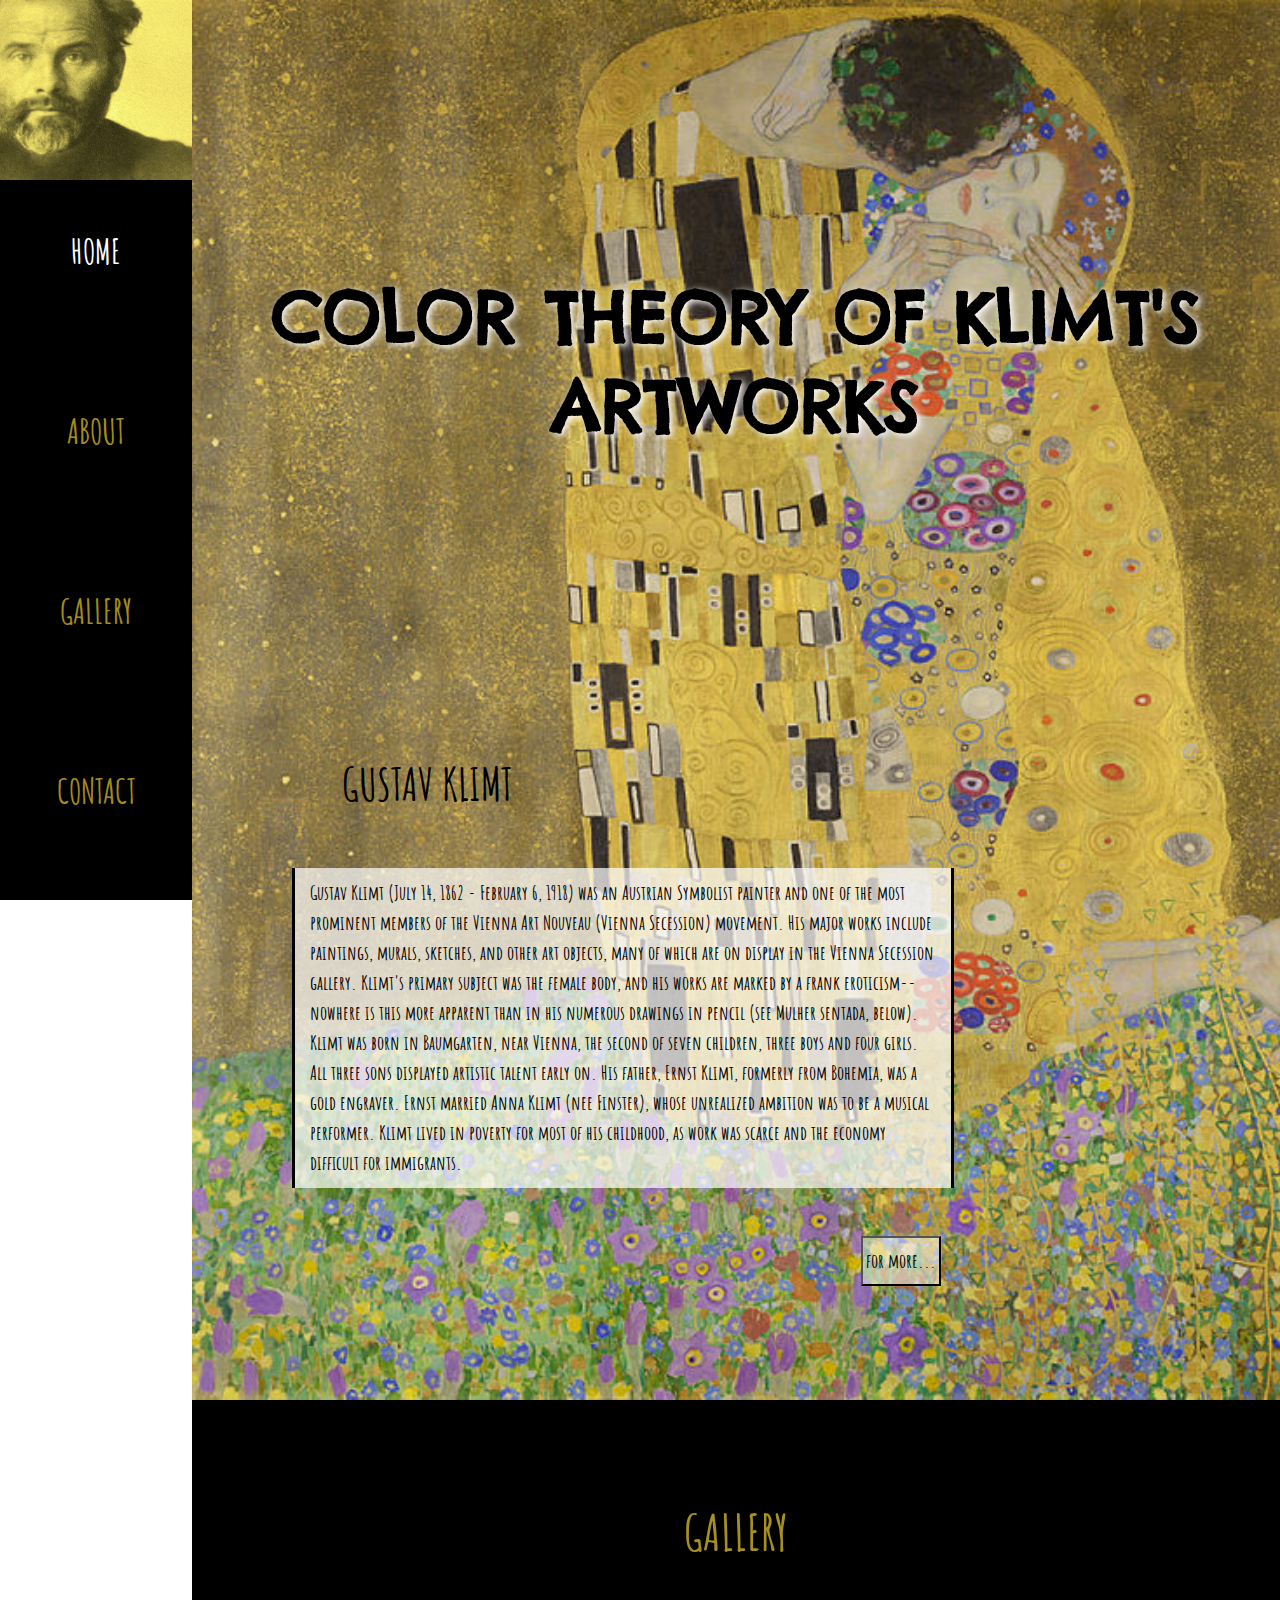
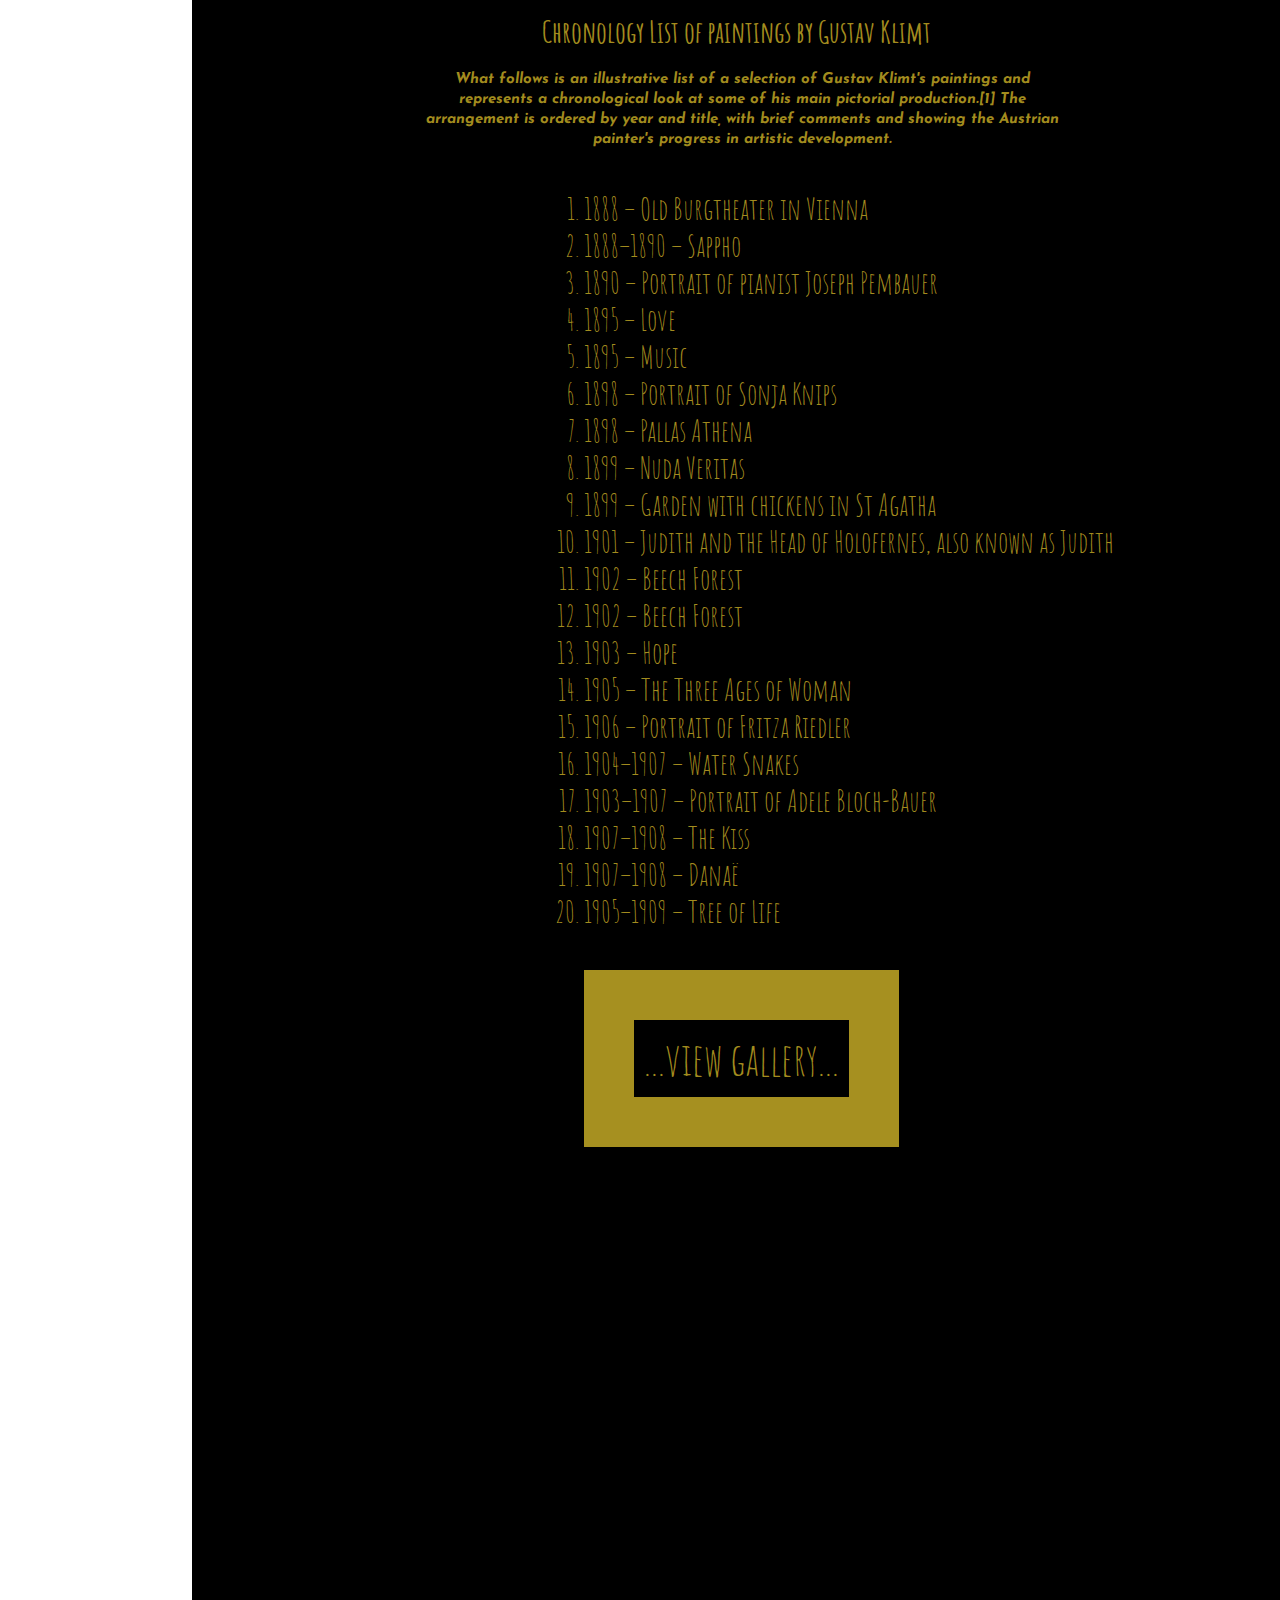
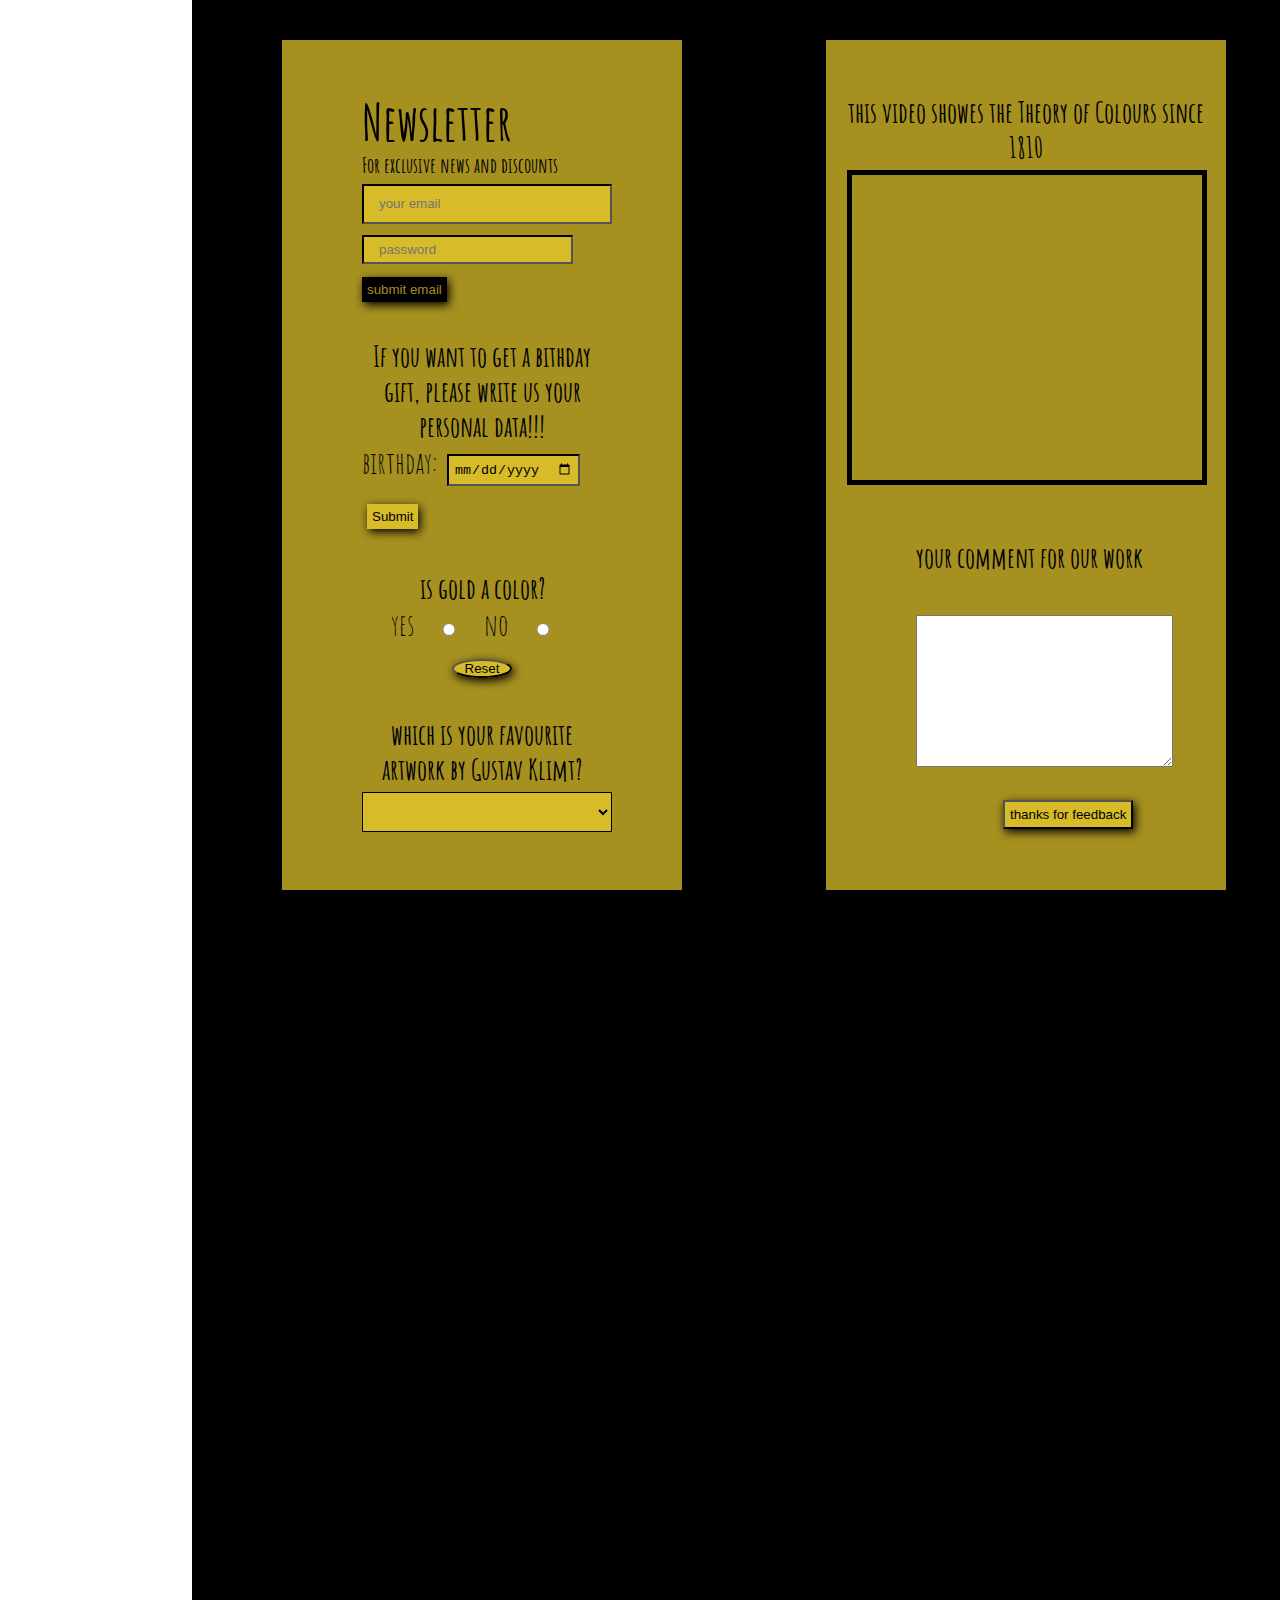
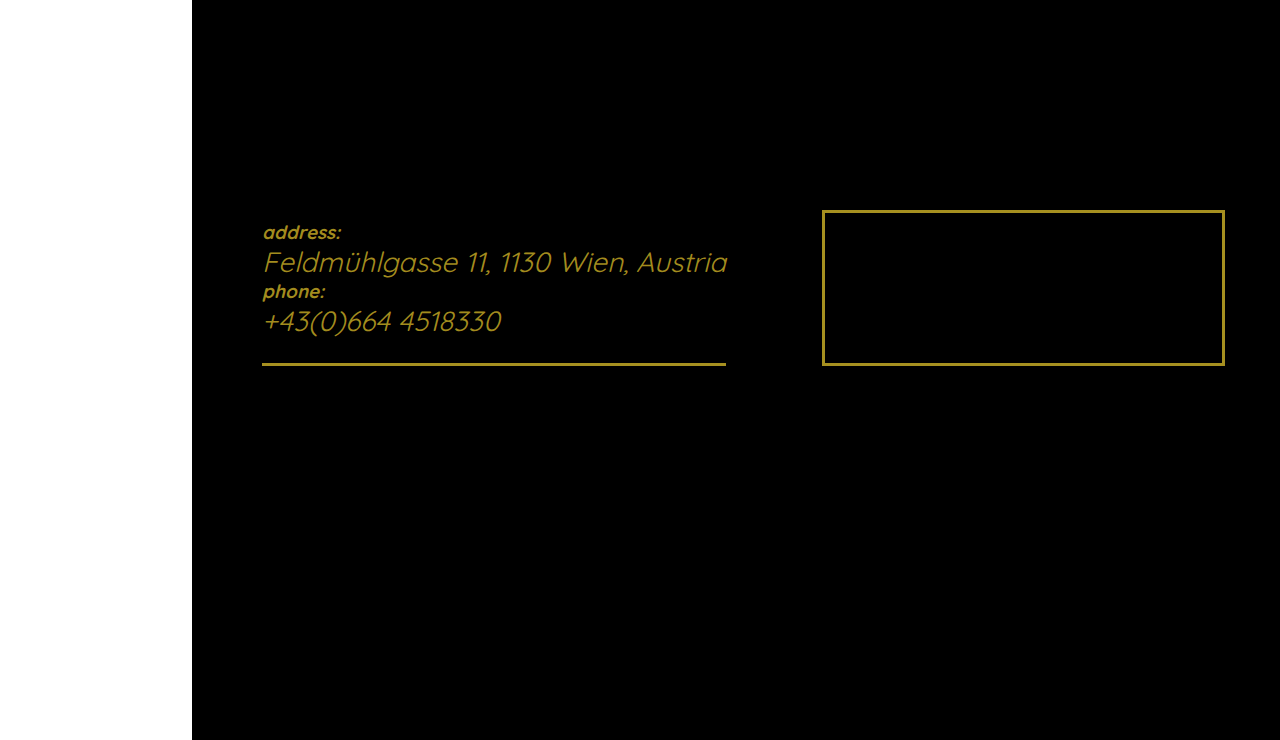
<file: web/index.html>
<!DOCTYPE html>
<html>
	<head>
		<title>web</title>
		<!-- meta information  -->
		<meta name="viweport" content="width=device-width, initial-scale=1.0">

		<link href="https://fonts.googleapis.com/css?family=Amatic+SC|Chelsea+Market|Josefin+Sans|Julius+Sans+One|Quicksand:300" rel="stylesheet">

		<!-- style.css -->
		<link rel="stylesheet" type="text/css" href="css/style.css">
	</head>
		<body>
			<div class="main-container">

				<nav class="left">

					<div class="left-1">
						<a href="#biografy"><img src="img/portret.jpg" class="img-portret" ></a>
					</div>
					<div class="left-2">
						<h1><a href="#top" class="home">HOME</a></h1>
						<!-- <hr style="width:200px" class="w3-opacity"> -->

					</div>
					<div class="left-3">
						<h1><a href="about.html" target="_blank" class="about-link">ABOUT</a>
						</h1>
					</div>
					<div class="left-4">
						<h1><a href="#gallery"> GALLERY </a></h1>
					</div>
					<div class="left-5">
						<h1><a href="#contact"> CONTACT</a></h1>
					</div>

				</nav>
				<!-- end of LEFT -->


				<!-- section -->
				<section class="right">
					

					<!--HOME  -->
					<article class="home-article">

						<!-- biografy -->
						<h1 class="title" id="top">COLOR THEORY OF KLIMT'S ARTWORKS</h1>
				

						<!-- biogfrafi -->
						<div class="biografy">
						<h2 id="biografy">GUSTAV KLIMT</h2>
						
						<p><b>Gustav Klimt (July 14, 1862 - February 6, 1918) was an Austrian Symbolist painter and one of the most prominent members of the Vienna Art Nouveau (Vienna Secession) movement. His major works include paintings, murals, sketches, and other art objects, many of which are on display in the Vienna Secession gallery. Klimt's primary subject was the female body, and his works are marked by a frank eroticism--nowhere is this more apparent than in his numerous drawings in pencil (see Mulher sentada, below).

						Klimt was born in Baumgarten, near Vienna, the second of seven children, three boys and four girls. All three sons displayed artistic talent early on. His father, Ernst Klimt, formerly from Bohemia, was a gold engraver. Ernst married Anna Klimt (nee Finster), whose unrealized ambition was to be a musical performer. Klimt lived in poverty for most of his childhood, as work was scarce and the economy difficult for immigrants.

						</b></p>
						<br/>
						<br/>
						<button><a href="https://www.klimtgallery.org/" target="_blank"><b>for more...</b></a></button>
						</div>
						<!-- end of div class BIOGRAFY -->

						
					</article>
					<!-- end of home-article -->


					<!-- --------GALLERY---- ------->
					<article class="gallery-article" id="gallery">

						<h1 class="gallery-h1">GALLERY</h1>
						<h5 class="gallery-h5"> Chronology List of paintings by Gustav Klimt </h5>
						<br/>
						<h4 class="gallery-h4"><i>What follows is an illustrative list of a selection of Gustav Klimt's paintings and represents a chronological look at some of his main pictorial production.[1] The arrangement is ordered by year and title, with brief comments and showing the Austrian painter's progress in artistic development.</i></h4>
						<br/>
						<br/>

						<div class="list-flex">
					
							<ol class="list-left">
								<li>1888 – Old Burgtheater in Vienna</li>
								<li>1888–1890 – Sappho</li>
								<li>1890 – Portrait of pianist Joseph Pembauer</li>
								<li>1895 – Love</li>
								<li>1895 – Music </li>
								<li>1898 – Portrait of Sonja Knips</li>
								<li>1898 – Pallas Athena</li>
								<li>1899 – Nuda Veritas</li>
								<li>1899 – Garden with chickens in St Agatha</li>
								<li>1901 – Judith and the Head of Holofernes, also known as Judith</li> 

								<li>1902 – Beech Forest</li>
								<li>1902 – Beech Forest</li>
								<li>1903 – Hope </li>
								<li>1905 – The Three Ages of Woman</li>
								<li>1906 – Portrait of Fritza Riedler</li>
								<li>1904–1907 – Water Snakes</li>
								<li>1903–1907 – Portrait of Adele Bloch-Bauer</li>
								<li>1907–1908 – The Kiss</li>
								<li>1907–1908 – Danaë</li>
								<li>1905–1909 – Tree of Life</li>
									
								
							</ol>
							<!-- end of order list -->
							<br/>
							<br/>
							<p class="view"><a href="https://en.wikipedia.org/wiki/List_of_paintings_by_Gustav_Klimt" target="_blank"  >...view gallery...</a></p>
						</div>
						<!-- ---END OF LIST FLEX ----->
						
					</article>
					<!-- END OF GALLERY ARTICLE -->



					<!-- ------------CONTACT------------ -->
					<article id="contact">
						<div class="contact-float" ">

							<!-- ------forma---- -->
							<div class="float-left">
								<div class="background">

									<div class="form-square">

										<h4>Newsletter</h4>
										<h6>For exclusive news and discounts</h6>
										
										<!-- EMAIL FORMA -->
										<form class="form-email">

											<input type="email" name="email" placeholder="your email" class="placeholder">
											<br/>
											<input type="password" name="pass" class="form-pass" placeholder="password">
											<br/>
											<input type="submit" name="submit" value="submit email" width="100px" class="form-submit">
											<br/>

										</form>
										<br/>


										<!-------FORMA BIRTHDAY---->
										<form class="form-birthday">

											<h6>If you want to get a  bithday gift, please write us your personal data!!! </h6>
									

											<label>birthday:</label>

											<input type="date" name="birthday" style="color: black" >

											<input type="submit" name="submit" class="form-submit">

											<br/>
											<br/>
										</form>

										<!-- FORM RADIO BUTTON -->
										<form class="form-radio">
											<h6>is gold a color?</h6>
											<label>yes</label>
											<input type="radio" name="gold" value="yes">
											<label>no</label>
											<input type="radio" name="gold" value="no">
											<input type="reset" name="" class="reset">	
											

										</form>
										<br/>
										<!-- -----FORM SELECT -->
										<form class="form-select">
										
											<h6 >which is your favourite artwork by Gustav Klimt?</h6>
										

											<select>
												<option></option>
												<option value="The Kiss" disabled="">The Kiss</option>
												<option value="Tree of Life"> Tree of Life</option>
												<option value="Beech Forest">Beech Forest</option>
												<option value="Portrait of Fritza Riedler">Portrait of Fritza Riedler</option>
												<option value="Garden with chickens in St Agatha">Garden with chickens in St Agatha</option>
											</select>

										</form>

									</div>
									<!-- end od FORM-SQUARE -->

								</div>
								<!-- end of background -->
								
							</div>
							<!-- END OF FORM -->


							<!-- ----FLOAT RIGHT -->
							<div class="float-right">

								<div class="background">

									<div class="youtube">
									
									<h6 class="right-text">this video showes the  Theory of Colours since 1810 </h6>

									<iframe width="360" height="315" src="https://www.youtube.com/embed/lznDl1wFIX8" frameborder="0" allow="accelerometer; autoplay; encrypted-media; gyroscope; picture-in-picture" allowfullscreen>
											
									</iframe>

										<form>
											<h6 class="comment">your comment for our work</h6>
											
											<textarea name="mesage" rows="10" cols="30"></textarea>

											<input type="submit" name="feedback" value="thanks for feedback" class="feedback">
										</form>			


									</div>
									<!-- END OF YOUTUBE -->
								</div>
								<!-- end of background -->
							</div>
							<!---- END OF FLOAT RIGHT ------>


							<div class="float-footer">
								
								<address class="address">
								 <h6>address:</h6>
								Feldmühlgasse 11, 1130 Wien, Austria
								<h6>phone: </h6>
								 +43(0)664 4518330
						
								</address>

								<iframe src="https://www.google.com/maps/embed?pb=!1m18!1m12!1m3!1d2659.937486153167!2d16.280875315175425!3d48.188555955588704!2m3!1f0!2f0!3f0!3m2!1i1024!2i768!4f13.1!3m3!1m2!1s0x476da7ec8e5216d5%3A0x8648955501a1a4fb!2sKlimt+Villa+I+Gustav+Klimt+Atelier!5e0!3m2!1sen!2sat!4v1547060524152" frameborder="5" style="border:3" allowfullscreen class="maps"></iframe>


								
							</div>
						</div>
					</article>
					








				</section>
				 <!-- end of right section -->

			</div>  
			<!-- END OF MAIN CONTAINER -->



		</body>
</html>
</file>
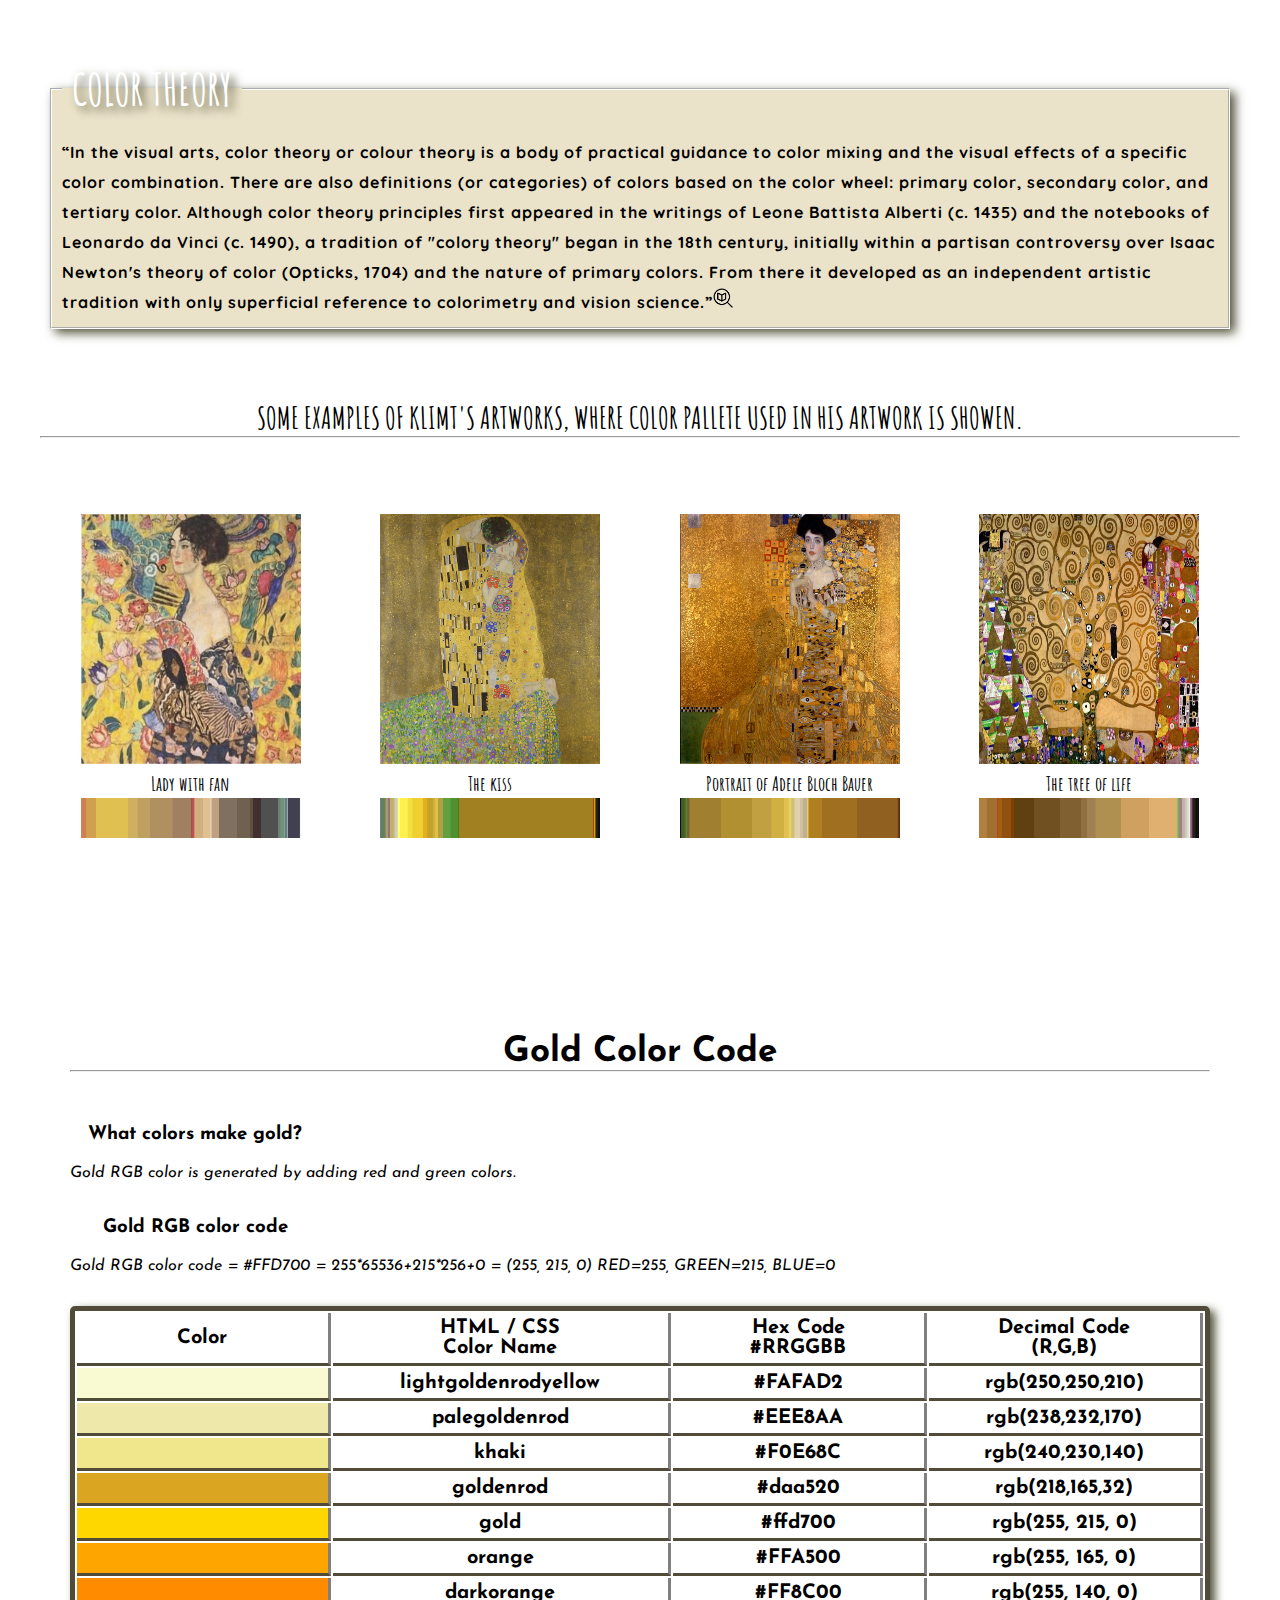
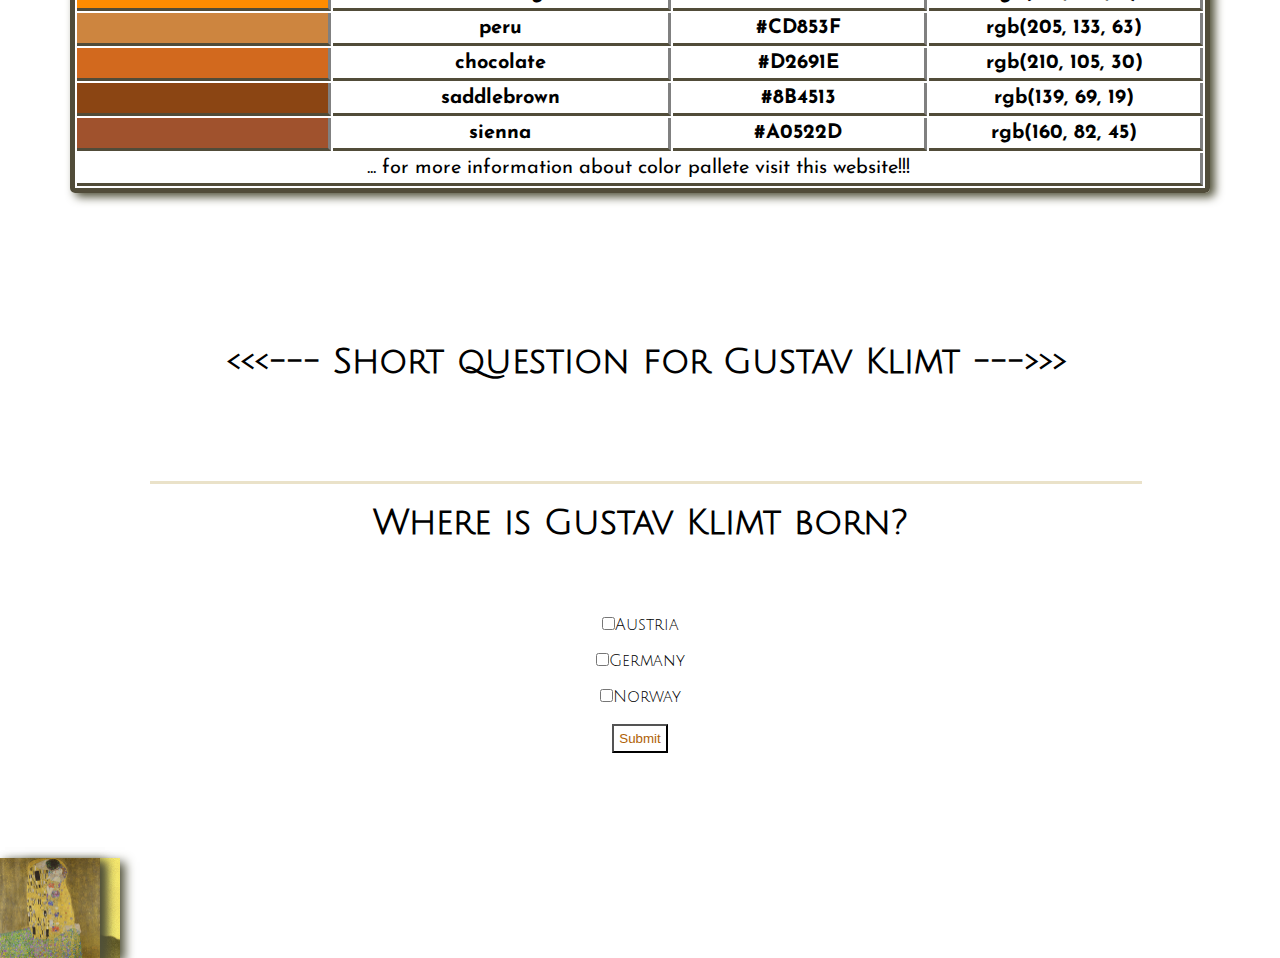
<file: web/about.html>
<!DOCTYPE html>
<html>
	<head>
		<title>about</title>

		<link href="https://fonts.googleapis.com/css?family=Amatic+SC|Chelsea+Market|Josefin+Sans|Julius+Sans+One|Quicksand:300" rel="stylesheet">

		<!-- style.css -->
		<link rel="stylesheet" type="text/css" href="css/style.css">
	</head>



	<body>
		<div class="main-about">

		<!-- ----HEADER---- -->
		<header>

			<div class="header">

				<fieldset>
					<legend style="color:white">COLOR THEORY</legend>

					<strong><p><q>In the visual arts, color theory or colour theory is a body of practical guidance to color mixing and the visual effects of a specific color combination. There are also definitions (or categories) of colors based on the color wheel: primary color, secondary color, and tertiary color. Although color theory principles first appeared in the writings of Leone Battista Alberti (c. 1435) and the notebooks of Leonardo da Vinci (c. 1490), a tradition of "colory theory" began in the 18th century, initially within a partisan controversy over Isaac Newton's theory of color (Opticks, 1704) and the nature of primary colors. From there it developed as an independent artistic tradition with only superficial reference to colorimetry and vision science.</q><a href="https://en.wikipedia.org/wiki/Color_theory" target="_blank"><img src="img/reference.png" width="20px" height="20px"></a></p></strong>
					


				</fieldset>
			</div>
			<!-- end of header -->
		</header>



		<!-- strat of article -->
		<article>

			<!-- div whit tables -->
			<div id="tables">


				<caption><b>SOME EXAMPLES OF KLIMT'S ARTWORKS, WHERE COLOR PALLETE USED IN HIS ARTWORK IS SHOWEN.</b></caption>
				<br/>

				<hr style="width: 100%"/>
				<br/>
				<br/>

				<table>
					
					<tr>
						<td><img src="img/Lady-With-Fan.jpg" width="220px" height="250px"></td>
						<td><img src="img/the-kiss.jpg" width="220px" height="250px"></td>
						<td><img src="img/woman-gold.jpg" width="220px" height="250px"></td>
						<td><img src="img/The-Tree-Of-Life.jpg"width="220px" height="250px"></td>
					</tr>
					<tr>
						<td>Lady with fan</td>
						<td>The kiss</td>
						<td>Portrait of Adele Bloch Bauer</td>
						<td>The tree of life</td>
					</tr>
					<tr>
						<td><img src="img/color-lady-with-fan.png"  width="220px" height="40px"></td>
						<td><img src="img/color-the-kiss.png"width="220px" height="40px"></td>
						<td><img src="img/color-portret-woman.png" width="220px" height="40px"></td>
						<td><img src="img/color-the-tree-of-life.png" width="220px" height="40px"></td>
					</tr>

				</table>
				
			</div>
			<!-- end of tables -->
		</article>
		<!-- edn of firs section of article -->


		<!-- ----------------SECOND ARTICLE ----------------->
		<article>
			<div id="tables-2">
				<h1>Gold Color Code</h1>
				<hr style="width: 100%; color: black" />
				<br/>

				<br/>
				<br/>

				<h3>What colors make gold?</h3>
				<br/>
				<p><i>Gold  RGB color is generated by adding red and green colors.</i></p>
				<br/>
				<br/>
				<h3>Gold RGB color code</h3>
				<br/>
				<p><i>Gold RGB color code = #FFD700 = 255*65536+215*256+0 = (255, 215, 0)

					RED=255, GREEN=215, BLUE=0</i></p>
				<br/>	
				<br/>

				<!-- tabela  -->
				<table class="border">
					<tr bgcolor="white">
						<td>Color</td>
						<td>HTML / CSS <br/>Color Name</td>
						<td>Hex Code<br/>#RRGGBB</td>
						<td>Decimal Code<br/>(R,G,B)</td>
					</tr>
					<tr>
						<td class="eden"></td>
						<td>lightgoldenrodyellow</td>
						<td>#FAFAD2</td>
						<td>rgb(250,250,210)</td>
					</tr>
					<tr>
						<td class="dva"></td>
						<td>palegoldenrod</td>
						<td>#EEE8AA</td>
						<td>rgb(238,232,170)</td>
					</tr>
					<tr>
						<td class="tri"></td>
						<td>khaki</td>
						<td>#F0E68C</td>
						<td>rgb(240,230,140)</td>
					</tr>
					<tr>
						<td class="cetiri"></td>
						<td>goldenrod</td>
						<td>#daa520</td>
						<td>rgb(218,165,32)</td>
					</tr>
					<tr>
						
						<td class="pet"></td>
						<td>gold</td>
						<td>#ffd700</td>
						<td>rgb(255, 215, 0)</td>
					</tr>
					<tr>
						<td class="shest"></td>
						<td>orange</td>
						<td>#FFA500</td>
						<td>rgb(255, 165, 0)</td>
					</tr>
					<tr>
						<td class="sedum"></td>
						<td>darkorange</td>
						<td>#FF8C00</td>
						<td>rgb(255, 140, 0)</td>
					</tr>
					<tr>
						<td class="osum"></td>
						<td>peru</td>
						<td>#CD853F</td>
						<td>rgb(205, 133, 63)</td>
					</tr>
					<tr>
						<td class="devet"></td>
						<td>chocolate</td>
						<td>#D2691E</td>
						<td>rgb(210, 105, 30)</td>
					</tr>
					<tr>
						<td class="deset"></td>
						<td>saddlebrown</td>
						<td>#8B4513</td>
						<td>rgb(139, 69, 19)</td>
					</tr>
					<tr>
						<td class="edinaeset"></td>
						<td>sienna</td>
						<td>#A0522D</td>
						<td>rgb(160, 82, 45)</td>	
					
					</tr>
					<tr>
			
						<td colspan="4"><a href=" https://www.rapidtables.com/web/color/Gold_Color.html#code" target="-_blank" class="link">... for more information about color pallete visit this website!!!</td>
					</tr>

					
				</table>
				<!-- end of tabels -->

							
			</div>
			<!-- END OF TABLES-2 -->
			

		</article>
		<!-- edn of second article -->





		<!-- ARTICLE 3 -->
		<article>

			<form class="forma" action="img/austria.jpg" target="_blank">
				<h5><<<--- Short question for Gustav Klimt --->>></h5>		

				<h3>Where is Gustav Klimt born?</h3>
				<br/>
				<br/>	
				<br/>

				<input type="checkbox" name="contry" value="Austrija" >Austria
				<br/>
				<br/>
				<input type="checkbox" name="contry" value="Germany">Germany
				<br/>
				<br/>
				<input type="checkbox" name="contry" value="Norway">Norway
				<br/>
				<br/>
				<input type="submit" name="contry" width="200px" class="input-submit">


			</form>
		</article>
		<!-- END OF ARTICLE 3 -->



		<footer>
			<br/>
			<br/>
			<br/>
			<br/>
			<form class="footer">
				<img src="img/portret.jpg" class="img-footer" width="100" height="100" >
				<img src="img/Lady-With-Fan.jpg"class="img-lady" width="100" height="100"  >
				<img src="img/the-kiss.jpg" class="kiss" width="100" height="100">
				
			</form>

		</footer>

		</div>
		<!-- END OF FLEXBOX -->

	</body>
</html>
</file>
<file: web/css/style.css>
*{
	padding: 0;
	margin: 0;
	box-sizing: border-box;
}


/*font to css*/
/*font-family: 'Amatic SC', cursive;
font-family: 'Julius Sans One', sans-serif;
font-family: 'Chelsea Market', cursive;
font-family: 'Josefin Sans', sans-serif;
font-family: 'Quicksand', sans-serif;*/
body{
	font-family: 'Amatic SC', cursive;
}

.main-container{
	width: 100%;
	margin: 0 auto;
	height: 1800px;
	position: absolute;

}


.left{
	width: 15%;
	/*height: 660px;*/
	height: 100%;
	background-color: black;
	position: fixed;

}
.right{
	width: 85%;
	height: 100%;
	background-color: black;
	/*position: absolute;*/
	position: relative;
	/*left: 15%;*/
	top: 0px;
	margin-left: 15%;
}

/*--------------navigation bar---------------*/

.img-portret{
	width: 100%;
	height: 100%;

}
.home{
	color: white;
}
.home:hover{
	text-decoration: underline;
	color: white;
}
h1{
				
	font-size: 35px;
	color: rgba(237, 205, 45, 0.7);
	text-align: center;
	padding-top: 25%;
}

.left-1{
	height:20%;

}
.left-2{
				
	height:20%;
}
.left-3{	
	height:20%;
}
.left-4{
	
	height:20%;
}
.left-5{
				
	height:20%;
}
	/*----------------about------------*/
a{
	color: rgba(237, 205, 45, 0.7);
	/*color: black;*/
	text-decoration: none;
}
 a:hover{
 	color: white;
	text-decoration: underline;
}


/*--------------------HOME--------------------*/
.home-article{

	height: 1400px; 
	background-image: url(../img/the-kiss.jpg );
	background-color: black;
	background-repeat: no-repeat;
	background-size: cover;
	
}
.home-article > h1{
	padding-bottom: 250px;
	color: black;
	text-shadow: 3px 2px 7px white;


}
.title{
	font-size: 70px;
	font-family: 'Chelsea Market', cursive;
}
h2{
	font-size: 45px;
	font-weight: bold;
	padding: 50px;
}

.biografy{
	width: 70%;
	line-height: 1.5;
	padding-left: 100px;


}
.biografy > p{

	font-size: 20px;
	background-color: rgba(255, 255, 255, 0.7);
	border: 3px black solid;
	border-top: none;
	border-bottom: none;
	padding: 10px 15px;
}
button{
	
	width: 80px;
	height: 50px;
	border-color: black;
	background-color: rgba(255, 255, 255, 0.5);
	position: relative;
	left: 86%;

}
button > a{
	color: black;
	font-family: 'Amatic SC', cursive;
	font-size: 20px;

}



/*-----------------------ABOUT---------------------*/
body{
		
		background-color: white;		
		height: 1600px;
		width: 100%;

}

.main-about{
	margin: 20px;
	display: flex;
	flex-direction: column;

}


/*--header---*/
.header{
	padding: 30px;

	width: 100%;

}
legend {
	padding: 10px;
	font-size: 45px;
	text-shadow: 5px 4px 10px #515139;
	font-weight: bold;

}
q{

	letter-spacing: 1px;
	line-height: 30px;
	font-family: 'Quicksand', sans-serif;


}

fieldset{
	padding: 10px;
	border-color: white;
	background-color: rgb(234, 226, 201);
	box-shadow: 5px 4px 10px #515139;
}

/*---- FIRST article----*/


#tables{
	padding: 20px;
	margin: 20px auto;
	color: black;
	border-color: white;
	text-align: center;
	font-size: 30px;
}

table, tr, td{
	width: 100%;
	font-size: 20px;
	align-items: center;

}
tr, td{
	width: 160px;
	align-items: center;
	/*background-color: #515139;*/
	font-weight: bold;


}

.border .link{
	color: black;
	font-weight: normal;
	
}
/*------SECOND article*/

#tables-2{
	font-family: 'Josefin Sans', sans-serif;
	padding: 50px;
	
}
#tables-2 h1{
	padding-top: 100px;	
	color: black;

}
hr{
	color: black;
}
#tables-2 h3{
	width: 250px;
	text-align: center;
	padding: 5px;

}
.border{
	border: 5px solid #514c39;
	text-align: center;
	border-radius: 5px;
	box-shadow: 5px 4px 10px #515139;

		
}
.border td{
	border-bottom: 3px solid #514c39;
	border-right: 3px solid grey; 
	padding: 5px;
}

.eden{
	background-color: rgb(250,250,210);
}
.dva{
	background-color: rgb(238,232,170);
}
.tri{
	background-color: rgb(240,230,140);
}
.cetiri{
	background-color: rgb(218,165,32);
}
.pet{
	background-color: rgb(255, 215, 0);
}
.shest{
	background-color: #FFA500;
}.sedum{
	background-color: rgb(255, 140, 0);
}
.osum{
	background-color: #CD853F;
}
.devet{
	background-color:#D2691E; 
}
.deset{
	background-color: #8B4513;
}
.edinaeset{
	background-color: #A0522D;
}

/*---------------FORM-OF ABOUT.html-------------------*/

@keyframes klimt{
	0%{
		left: 0%;
		opacity: 1;

	}
	100%{
		left: 91%;
		opacity: 1;

	}
}
@keyframes lady{
	0%{
		left: 0px;
		opacity: 1;

	}
	100%{
		left: 91%;
		opacity: 1;

	}
}
@keyframes kiss{
	0%{
		left: 0px;
		opacity: 1;



	}
	100%{
		left: 91%;
		opacity: 1;

	}
}
.forma{
	font-family: 'Julius Sans One', sans-serif;
	text-align: center;
	width: 100%;	
	padding-bottom: 25px;	

}
.forma h3{	
	padding: 5px;
	text-align: center;
	font-size: 35px;
	padding: 20px;


	
}
.forma > h5{
	position: relative;
	width: 80%;
	left: 130px;
	text-align: center;
	padding: 100px 0px 100px 0px;
	font-size: 35px;
	font-weight: bold;
	border-bottom: 3px solid rgb(234, 226, 201);

}
.input-submit{
	padding: 5px;
	background-color: white;
	border-color: black;
	color: #af6205;
}
.footer{
	display: flex;

}

.img-footer{
	position: absolute;
	animation:  klimt 3s infinite;
	transition: 4s;
	animation-timing-function: linear;
	box-shadow: 5px 4px 10px #515139;

}
.img-lady{
	position: absolute;
	animation: lady 3s infinite;
	animation-delay: 1s;
	left: 0px;
	animation-timing-function: linear;
	box-shadow: 5px 4px 10px #515139;

	

}
.kiss{
	position: absolute;
	animation: kiss 3s infinite;
	animation-delay: 2s;
	left: 0px;
	animation-timing-function: linear;
	z-index: -1000px;
	box-shadow: 5px 4px 10px #515139;


}
/*------------GALLERY-------------------------------*/
.gallery-article{
	background-color: #000000;
	color: rgba(237, 205, 45, 0.7);
	height: 1800px;
}
.gallery-h4{
	line-height: 20px;
	width: 80%;
	padding-left: 230px;
	font-size: 15px;
	text-align: center;
	font-family: 'Josefin Sans', sans-serif;
	font: normal;
}
.gallery-h5{
	text-align: center;
	font-size: 30px;
	/*padding: 40px auto;*/
	/*left: 100px;*/
}
.gallery-h1{
	padding-top: 100px;
	padding-bottom: 50px;
	font-size: 50px;
}
.list-flex{
	padding-left: 36%;

}

.list-left{
	font-size: 30px;
	
}
.list-right{
	font-size: 30px;	

}
.view{
	float: left;
	border: 2px solid rgba(237, 205, 45, 0.7);
	border-width: 50px;
	text-align: center;
	font-size: 45px;
	padding: 10px;
	/*padding-bottom: 100px;*/
	
}


/*--------------------------CONTACT---------------------*/

.contact-float{
	/*width: 1147px;*/
	width: 100%;
	height: 100%;
	/*height: 1300px;*/
	background-color: black; 
	position: absolute;
	padding: 0px;

}
.float-left{
	width: 50%;
	height: 100%;
	/*background-color: white;*/
	float: left;
	position: relative;
}
.float-right{
	width: 50%;
	height: 100%;
	/*background-color: black;*/
	float: left;
	position: relative;	
}
.float-footer{
	height: 30%;
	width: 100%;
	position: relative;
	/*height: 120px;*/
	background-color: black;
	float: left
}
/*------FORM EMAIL-----*/
.background{
	width: 400px;
	height: 850px;
	background-color: rgba(237, 205, 45, 0.7);
	float: left;
	position: relative;
	left: 90px;
	top: 40px;
}

.form-square{
	width: 80%;
	height: 80%;
	position: relative;
	left: 40px;
	top: 10px;
	padding: 40px;
	font-size: 30px;

}
.form-square h4{
	font-size: 50px;

}
.placeholder{
	background-color: rgba(237, 205, 45, 0.7);
	border-color: black;
	width: 250px;
	height: 40px;
	padding: 0px 15px;
	
}
.form-submit{

	border: black;
	background-color: black;
	padding: 5px;
	box-shadow: 2px 3px 10px black;

}
input{
	color: rgba(237, 205, 45, 0.7);

}
.form-pass{
	background-color: rgba(237, 205, 45, 0.7);
	border-color: black;
	padding: 5px 15px;
	color: black;
}

/*----------FORMA BIRTHDAY-------- */


.form-birthday input{
	background-color: rgba(237, 205, 45, 0.7);
	border-color: black;
	color: black;
	padding: 5px;
	margin: 5px;

	
}
.form-birthday h6{
	font-size: 28px;
	text-align: center;
}
/*-------FORM RADIO-------*/
.form-radio{
	position: relative;
	text-align: center;
}
.form-radio h6{
	font-size: 28px;

}
.form-radio input{
/*margin: 5px;*/
	border-radius: 50%;
	background-color: rgba(237, 205, 45, 0.7);
	border-color: black;
	color: black;
	width: 60px;
	/*box-shadow: 2px 3px 10px black;*/

}
.reset{
	box-shadow: 2px 3px 10px black;
}

/*---------FORM SELECT------*/
select{

	background-color: rgba(237, 205, 45, 0.7);
	border-color: black;
	width: 250px;
	height: 40px;
	padding: 0px 15px;

	
}
.form-select h6{
	font-size: 28px;
	text-align: center;
	
}
/*--------------------FLOAT RIGT----------------------*/


.right-text{
	font-size: 28px;
	text-align: center;
	padding: 5px 15px;
	position: relative;
	top: 50px;
}
iframe{
	
	float: left;
	position: relative;
	left: 21px;
	top: 50px;
	border: 5px black solid;

}
.comment{

	position: absolute;
	top: 500px;
	text-align: center;
	font-size: 28px;
	left: 90px;

}
textarea{
	position: relative;
	float: left;
	top: 180px;
	left: 90px;

}
.feedback{
	position: relative;
	float: left;
	top: 360px;
	right: 85px;
	background-color: rgba(237, 205, 45, 0.7);
	border-color: black;
	color: black;
	padding: 5px;
	margin: 5px;
	box-shadow: 2px 3px 10px black;
}
/*----------------------FLOAT FOOTER------------*/

.address{
	font-size: 28px;
	left: 70px;
	font-family: 'Quicksand', sans-serif;
	color:  rgba(237, 205, 45, 0.7);
	top: 20px;
	position: absolute;
	border-bottom: 3px solid rgba(237, 205, 45, 0.7);
	padding-bottom: 25px;
	/*padding-top: 130px;*/


}
.maps{
	width: 37%;
	position: relative;
	float:left;
	left: 600px;
	top: 10px;
	margin-bottom: 30px;
	margin-left: 30px;
	border: 3px solid rgba(237, 205, 45, 0.7);

}
.address-background{

	width: 400px;
	background-color: rgba(237, 205, 45, 0.7);
	float: left;
	position: relative;
	left: 90px;
}
/*-----------------media----------------------*/


/*----------media for home-------------------*/
@media  screen and (max-width: 700px){
	.home-article{
		background-image: url(../img/the-kiss.jpg);
		/*height: 1200px;*/
		width: 100%;
		height: 80%;
		background-size: cover;
	 }
	 .home-article > h1{
	 	padding-top: 200px;
	 	padding-bottom: 0px;}
	.title{
		font-size: 20px;

	}
	h2{ font-size: 20px;}
	.biografy{
	width: 100%;
	line-height: 1.5;
	padding-left: 0px;


	}
	button{
	height: 0px;
	width: 60px;
	left: 10px;
	border-color: black;
	background-color: rgba(255, 255, 255, 0.5);
	position: relative;
	}
	button > a{
	color: black;
	font-family: 'Amatic SC', cursive;
	font-size: 20px;

	}


	.main-container{
		width: 100%;	
		margin: 0 auto;
	}

	.left{
		width: 100%;
		height: 100px;
		position: fixed!important;
	
	}
	.left-1{
		width: 60px;
		float: left;
		padding: 15px;
		

	}
	.left-2{
		width: 60px;
		float: left;
		padding: 15px;

	
	}
	.left-3{
		float: left;
		width: 60px;
		padding: 15px;
	}
	.left-4{
		float: left;
		width: 60px;
		padding: 15px;
		
	}
	.left-5{
		float: left;
		width: 60px;
		padding: 15px;
	}
	.right{
		width: 100%;
		left: 0px!important;
		position: absolute;
		margin: 100px 0px 0px 0px!important;

	}

	.img-portret{
		width: 60px;
		height: 50px;
		padding-right: 15px;

	}
	.home{
		color: white;
	}
	.home:hover{
		text-decoration: underline;
		color: white;

	}
	h1{
		
		font-size: 20px;
		color: rgba(237, 205, 45, 0.7);
		text-align: center;
		padding-top: 25%;
	}
	.gallery-article{
		height: 1200px;
	}
	.gallery-h1{
		padding: 20px;
	}
	
	.forma > h5{
		font-size: 20px;
		left: 5px;
		display: inline-grid;
	}
	.gallery-h4{
		width: 100%;
		padding-left: 0px;
		padding: 10px;
	}
	.gallery-h5{
		border-bottom: none;
		left: 30px;

	}
	.list-flex{
		padding-left: 30px;
	}
	.list-left{
		font-size: 15px;
	}
	.view{
		width: 100px;
		border-width: 3px;
		font-size: 10px;

	}
	.contact-float{
		background-color: black;
	
	}
	.float-left{
		width: 100%;
		height: 55%;
		left: 0px;
		position: relative;

	}
	.float-right{
		width: 100%;
		height: 50%;
		left: 0px;
		padding: 0px;
		background-color: black;
		position: relative;

	}
	.background{
		width: 100%;
		height: 100%;
		position: relative;
		left: 0px;
		padding-top: 0px;
		padding-bottom: 0px;

	}
	.form-birthday h6{
		
	}
	.form-select h6{
		font-size: 20px;
	}
	.form-square{
		position: relative;
		left: 6px;/
		text-align: center;
	}
	.form-square h4{
		text-align: center;
	}
	.placeholder{
		width: 100%;
		left: 0px;

	}
	.right-text{
		font-size: 20px;
		position: relative;
		/*right: 20px;*/

	}
	iframe{
		width: 80%;
		left: 10%;
	}
	.comment{
		padding-left: 25%;
		left: 0px;
		font-size: 20px;
	}
	textarea{
		float: none;
		left: 5%;
		position: relative;
		width: 90%;
	}
	.feedback{
		right: 0;
		top: 200px;
		left: 28%;
		
	}
	select{
		width: 100%;
		height: 30%;
	}

	.float-footer{
		width: 100%;
		height: 40%;
		left: 0px;
		position: relative;

	}
	.address{
		width: 100%;
		left: 10px;	
	}
	.maps{
	
		left: 0px;
		width: 80%;
		height: 30%;
		top: 30%;

	}


	/*------------about------------*/
	table, tr, td{
		display: table;
		flex-wrap: wrap;
	}
	td{
		width: 200px;
	}
}
</file>
